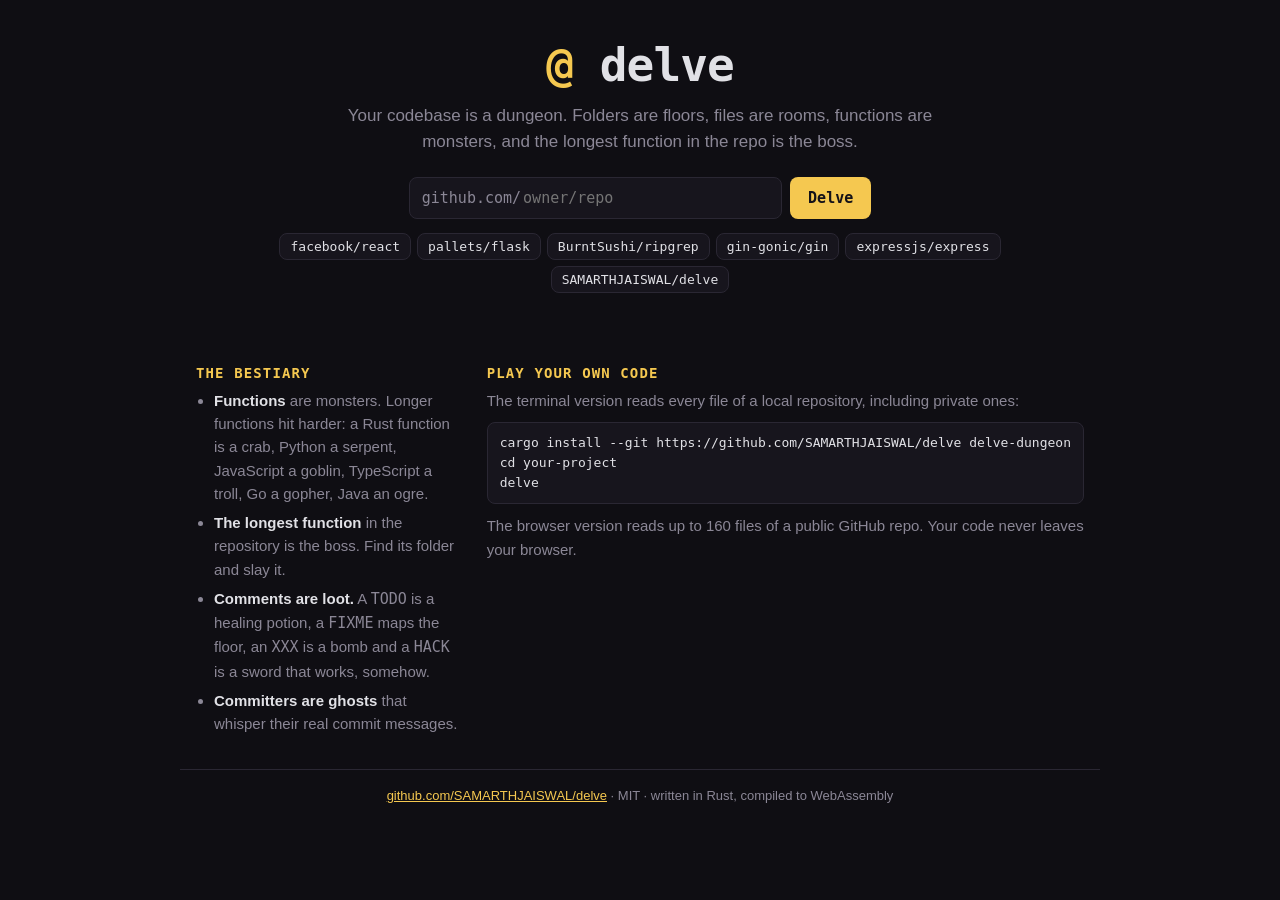
<file: index.html>
<!doctype html>
<html lang="en">
<head>
  <meta charset="utf-8">
  <meta name="viewport" content="width=device-width, initial-scale=1">
  <title>delve — play any GitHub repo as a roguelike</title>
  <meta name="description" content="Your codebase is a dungeon. Folders are floors, files are rooms, functions are monsters and the longest function is the boss. Paste any GitHub repo and play.">
  <meta property="og:title" content="delve — play any GitHub repo as a roguelike">
  <meta property="og:description" content="Folders are floors, files are rooms, functions are monsters. The longest function in the repo is the boss. TODOs are loot.">
  <meta property="og:image" content="https://delve-two.vercel.app/og.png">
  <meta property="og:url" content="https://delve-two.vercel.app/">
  <link rel="canonical" href="https://delve-two.vercel.app/">
  <meta name="twitter:card" content="summary_large_image">
  <link rel="icon" href="data:image/svg+xml,%3Csvg xmlns='http://www.w3.org/2000/svg' viewBox='0 0 32 32'%3E%3Crect width='32' height='32' rx='6' fill='%23141218'/%3E%3Ctext x='16' y='24' font-family='monospace' font-size='24' font-weight='bold' text-anchor='middle' fill='%23f5c850'%3E@%3C/text%3E%3C/svg%3E">
  <link rel="stylesheet" href="style.css">
</head>
<body>
  <header class="hero">
    <h1><span class="at">@</span> delve</h1>
    <p class="pitch">Your codebase is a dungeon. Folders are floors, files are rooms, functions are monsters, and the longest function in the repo is the boss.</p>
    <form id="pick" class="pick" autocomplete="off">
      <label class="field">
        <span>github.com/</span>
        <input id="repo" placeholder="owner/repo" spellcheck="false" aria-label="GitHub repository">
      </label>
      <button type="submit">Delve</button>
    </form>
    <div class="chips" id="chips"></div>
    <p id="status" class="status" role="status"></p>
  </header>

  <main id="stage" class="stage" hidden>
    <div class="toolbar">
      <span class="hint">Click the game, then arrows or hjkl to move. Walk into monsters to fight.</span>
      <button id="watch" type="button">Watch a bot play</button>
    </div>
    <div class="scroller"><canvas id="screen" tabindex="0" aria-label="The game"></canvas></div>
    <div class="pad" id="pad" aria-label="Touch controls">
      <button data-k="5">↖</button><button data-k="1">↑</button><button data-k="6">↗</button>
      <button data-k="3">←</button><button data-k="9">·</button><button data-k="4">→</button>
      <button data-k="7">↙</button><button data-k="2">↓</button><button data-k="8">↘</button>
      <button data-k="10" class="wide">&gt; down</button><button data-k="11" class="wide">&lt; up</button>
      <button data-k="31">map</button><button data-k="30">help</button>
    </div>
    <div id="share" class="share" hidden>
      <p id="summary"></p>
      <div class="share-actions">
        <button id="copy">Copy</button>
        <a id="post" target="_blank" rel="noopener">Post on X</a>
        <button id="again">Delve again</button>
      </div>
    </div>
  </main>

  <section class="how">
    <div>
      <h2>The bestiary</h2>
      <ul>
        <li><b>Functions</b> are monsters. Longer functions hit harder: a Rust function is a crab, Python a serpent, JavaScript a goblin, TypeScript a troll, Go a gopher, Java an ogre.</li>
        <li><b>The longest function</b> in the repository is the boss. Find its folder and slay it.</li>
        <li><b>Comments are loot.</b> A <code>TODO</code> is a healing potion, a <code>FIXME</code> maps the floor, an <code>XXX</code> is a bomb and a <code>HACK</code> is a sword that works, somehow.</li>
        <li><b>Committers are ghosts</b> that whisper their real commit messages.</li>
      </ul>
    </div>
    <div>
      <h2>Play your own code</h2>
      <p>The terminal version reads every file of a local repository, including private ones:</p>
      <pre>cargo install --git https://github.com/SAMARTHJAISWAL/delve delve-dungeon
cd your-project
delve</pre>
      <p>The browser version reads up to 160 files of a public GitHub repo. Your code never leaves your browser.</p>
    </div>
  </section>

  <footer>
    <a href="https://github.com/SAMARTHJAISWAL/delve">github.com/SAMARTHJAISWAL/delve</a> · MIT · written in Rust, compiled to WebAssembly
  </footer>

  <script type="module" src="app.js"></script>
</body>
</html>
</file>
<file: style.css>
:root {
  --bg: #0f0e13;
  --panel: #17151d;
  --line: #2a2733;
  --ink: #e1e1e6;
  --muted: #8b8796;
  --gold: #f5c850;
  --red: #eb5f55;
  --mono: ui-monospace, "SF Mono", "JetBrains Mono", Menlo, Consolas, monospace;
}

* { box-sizing: border-box; }

body {
  margin: 0;
  background: var(--bg);
  color: var(--ink);
  font: 15px/1.55 -apple-system, BlinkMacSystemFont, "Segoe UI", Inter, Roboto, sans-serif;
}

a { color: var(--gold); }
code, pre { font-family: var(--mono); }

.hero {
  max-width: 920px;
  margin: 0 auto;
  padding: 40px 16px 16px;
  text-align: center;
}

h1 {
  margin: 0;
  font: 700 46px/1.1 var(--mono);
  letter-spacing: -0.02em;
}

.at { color: var(--gold); }

.pitch {
  max-width: 640px;
  margin: 12px auto 22px;
  color: var(--muted);
  font-size: 17px;
}

.pick {
  display: flex;
  justify-content: center;
  gap: 8px;
  flex-wrap: wrap;
}

.field {
  display: flex;
  align-items: center;
  background: var(--panel);
  border: 1px solid var(--line);
  border-radius: 8px;
  padding: 0 0 0 12px;
  font: 15px var(--mono);
  color: var(--muted);
}

.field input {
  width: 260px;
  max-width: 52vw;
  background: transparent;
  border: 0;
  color: var(--ink);
  font: 15px var(--mono);
  padding: 11px 12px 11px 2px;
  outline: none;
}

.field:focus-within { border-color: var(--gold); }

button, .share-actions a {
  font: 600 15px var(--mono);
  color: #141218;
  background: var(--gold);
  border: 0;
  border-radius: 8px;
  padding: 10px 18px;
  cursor: pointer;
  text-decoration: none;
}

button:disabled { opacity: 0.5; cursor: progress; }

.chips {
  display: flex;
  justify-content: center;
  flex-wrap: wrap;
  gap: 6px;
  margin-top: 14px;
}

.chips button {
  background: var(--panel);
  color: var(--ink);
  border: 1px solid var(--line);
  font-weight: 400;
  font-size: 13px;
  padding: 5px 10px;
}

.chips button:hover { border-color: var(--gold); }

.status {
  min-height: 1.5em;
  margin: 12px 0 0;
  color: var(--muted);
  font: 13px var(--mono);
}

.status.error { color: var(--red); }

.stage {
  max-width: 1200px;
  margin: 0 auto;
  padding: 0 16px 16px;
}

.toolbar {
  display: flex;
  justify-content: space-between;
  align-items: center;
  gap: 12px;
  margin-bottom: 8px;
  flex-wrap: wrap;
}

.hint { color: var(--muted); font-size: 13px; }

.toolbar button {
  background: var(--panel);
  color: var(--ink);
  border: 1px solid var(--line);
  font-weight: 400;
  font-size: 13px;
  padding: 6px 12px;
}

.toolbar button.on { border-color: var(--gold); color: var(--gold); }

canvas {
  display: block;
  width: 100%;
  height: auto;
  background: #0f0e13;
  border: 1px solid var(--line);
  border-radius: 8px;
  outline: none;
  image-rendering: auto;
}

canvas:focus { border-color: #4a4458; }

.pad {
  display: none;
  grid-template-columns: repeat(3, 1fr);
  gap: 6px;
  max-width: 260px;
  margin: 12px auto 0;
}

.pad button {
  background: var(--panel);
  color: var(--ink);
  border: 1px solid var(--line);
  padding: 12px 0;
  font-size: 18px;
}

.pad .wide { font-size: 14px; }

.scroller { overflow-x: auto; }

@media (pointer: coarse) {
  .pad { display: grid; }
}

/* on a phone, keep the text readable and let the game scroll sideways */
@media (max-width: 760px) {
  canvas { width: 860px; max-width: none; }
}

.share {
  margin: 14px auto 0;
  max-width: 760px;
  background: var(--panel);
  border: 1px solid var(--line);
  border-radius: 10px;
  padding: 14px 16px;
  text-align: center;
}

.share p { margin: 0 0 12px; }

.share-actions { display: flex; justify-content: center; gap: 8px; flex-wrap: wrap; }
.share-actions a { display: inline-block; }

.how {
  max-width: 920px;
  margin: 24px auto 0;
  padding: 0 16px;
  display: grid;
  grid-template-columns: 1fr 1fr;
  gap: 28px;
}

.how h2 {
  margin: 0 0 8px;
  font: 600 14px var(--mono);
  text-transform: uppercase;
  letter-spacing: 0.08em;
  color: var(--gold);
}

.how ul { padding-left: 18px; margin: 0; color: var(--muted); }
.how li { margin-bottom: 6px; }
.how b { color: var(--ink); }
.how p { color: var(--muted); margin: 0 0 10px; }

pre {
  background: var(--panel);
  border: 1px solid var(--line);
  border-radius: 8px;
  padding: 10px 12px;
  overflow-x: auto;
  font-size: 13px;
  color: var(--ink);
  margin: 0 0 10px;
}

footer {
  max-width: 920px;
  margin: 28px auto 0;
  padding: 16px 16px 36px;
  border-top: 1px solid var(--line);
  color: var(--muted);
  font-size: 13px;
  text-align: center;
}

@media (max-width: 760px) {
  .how { grid-template-columns: 1fr; }
  h1 { font-size: 36px; }
}
</file>
